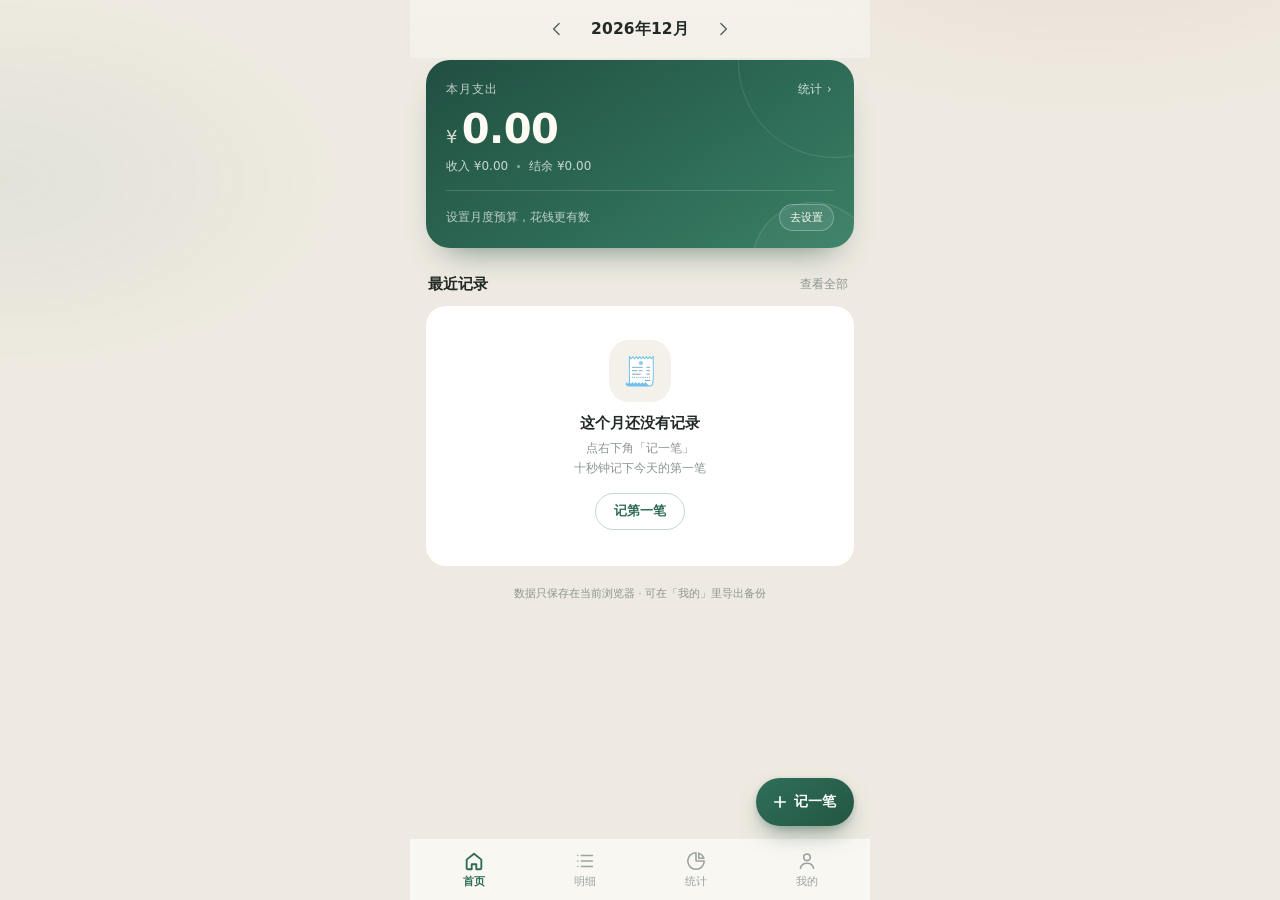
<file: index.html>
<!doctype html>
<html lang="zh-CN">
<head>
  <meta charset="utf-8">
  <meta name="viewport" content="width=device-width, initial-scale=1, viewport-fit=cover">
  <title>记账本</title>
  <meta name="description" content="轻量、离线可用的个人记账本">
  <meta name="theme-color" content="#F4F1EA">

  <link rel="manifest" href="./manifest.webmanifest">
  <link rel="icon" href="./icons/icon.svg" type="image/svg+xml">
  <link rel="apple-touch-icon" href="./icons/apple-touch-icon.png">
  <meta name="apple-mobile-web-app-capable" content="yes">
  <meta name="apple-mobile-web-app-status-bar-style" content="default">
  <meta name="apple-mobile-web-app-title" content="记账本">

  <link rel="stylesheet" href="./assets/styles.css">
</head>
<body>
  <div class="app">
    <header class="monthbar">
      <div class="month-nav">
        <button class="icon-btn" id="prevMonth" aria-label="上个月">
          <svg viewBox="0 0 24 24" aria-hidden="true"><path d="M14.5 5.5 8 12l6.5 6.5"/></svg>
        </button>
        <button class="month-label" id="monthLabel" aria-label="选择月份">2026年10月</button>
        <button class="icon-btn" id="nextMonth" aria-label="下个月">
          <svg viewBox="0 0 24 24" aria-hidden="true"><path d="M9.5 5.5 16 12l-6.5 6.5"/></svg>
        </button>
      </div>
      <button class="today-chip" id="backToday" hidden>回到本月</button>
    </header>

    <main id="view" class="view" aria-live="polite"></main>
  </div>

  <nav class="tabbar" aria-label="主导航">
    <button class="tab active" data-tab="home">
      <svg viewBox="0 0 24 24" aria-hidden="true"><path d="M4 10.5 12 4l8 6.5V20a1 1 0 0 1-1 1h-4.5v-5.5h-5V21H5a1 1 0 0 1-1-1z"/></svg>
      <span>首页</span>
    </button>
    <button class="tab" data-tab="detail">
      <svg viewBox="0 0 24 24" aria-hidden="true"><path d="M8 6h12M8 12h12M8 18h12M4 6h.01M4 12h.01M4 18h.01"/></svg>
      <span>明细</span>
    </button>
    <button class="tab" data-tab="stats">
      <svg viewBox="0 0 24 24" aria-hidden="true"><path d="M12 3a9 9 0 1 0 9 9h-9z"/><path d="M15 3.4A9 9 0 0 1 20.6 9H15z"/></svg>
      <span>统计</span>
    </button>
    <button class="tab" data-tab="me">
      <svg viewBox="0 0 24 24" aria-hidden="true"><circle cx="12" cy="8" r="3.6"/><path d="M4.8 20c.7-3.6 3.5-5.6 7.2-5.6s6.5 2 7.2 5.6"/></svg>
      <span>我的</span>
    </button>
  </nav>

  <button class="fab" id="fab" aria-label="记一笔">
    <svg viewBox="0 0 24 24" aria-hidden="true"><path d="M12 5v14M5 12h14"/></svg>
    <span>记一笔</span>
  </button>

  <div class="sheet-backdrop" id="sheetBackdrop" hidden></div>

  <section class="sheet" id="sheet" role="dialog" aria-modal="true" aria-label="记一笔" hidden>
    <div class="sheet-grabber" aria-hidden="true"></div>
    <header class="sheet-head">
      <button class="icon-btn sheet-close" id="sheetClose" aria-label="关闭">
        <svg viewBox="0 0 24 24" aria-hidden="true"><path d="m6 6 12 12M18 6 6 18"/></svg>
      </button>
      <div class="segmented" role="group" aria-label="收支类型">
        <button class="seg active" data-type="expense" type="button">支出</button>
        <button class="seg" data-type="income" type="button">收入</button>
      </div>
      <button class="save-btn" id="saveBtn" type="button" disabled>保存</button>
    </header>

    <div class="sheet-body">
      <div class="amount-line" id="amountLine">
        <span class="yen">¥</span><span class="amount-text" id="amountText">0</span>
      </div>

      <div class="cats" id="catGrid" role="group" aria-label="分类"></div>

      <div class="meta-rows">
        <label class="meta-row">
          <span class="meta-ico" aria-hidden="true">
            <svg viewBox="0 0 24 24"><rect x="4" y="5.5" width="16" height="15" rx="3"/><path d="M8 3.5v4M16 3.5v4M4 10h16"/></svg>
          </span>
          <span class="meta-text" id="dateLabel">今天</span>
          <input type="date" id="dateInput" aria-label="日期">
        </label>
        <label class="meta-row">
          <span class="meta-ico" aria-hidden="true">
            <svg viewBox="0 0 24 24"><path d="M5 4.5h14v15H5z"/><path d="M8.5 9h7M8.5 12.5h7M8.5 16h4"/></svg>
          </span>
          <input type="text" id="noteInput" maxlength="30" placeholder="备注（可选）" aria-label="备注">
        </label>
      </div>

      <div class="keypad" id="keypad"></div>
      <button class="delete-btn" id="deleteBtn" type="button" hidden>删除这笔</button>
    </div>
  </section>

  <div class="toast" id="toast" hidden>
    <span id="toastText"></span>
    <button class="toast-undo" id="toastUndo" type="button" hidden>撤销</button>
  </div>

  <input type="file" id="importFile" accept="application/json,.json" hidden>

  <script src="./assets/app.js"></script>
</body>
</html>
</file>
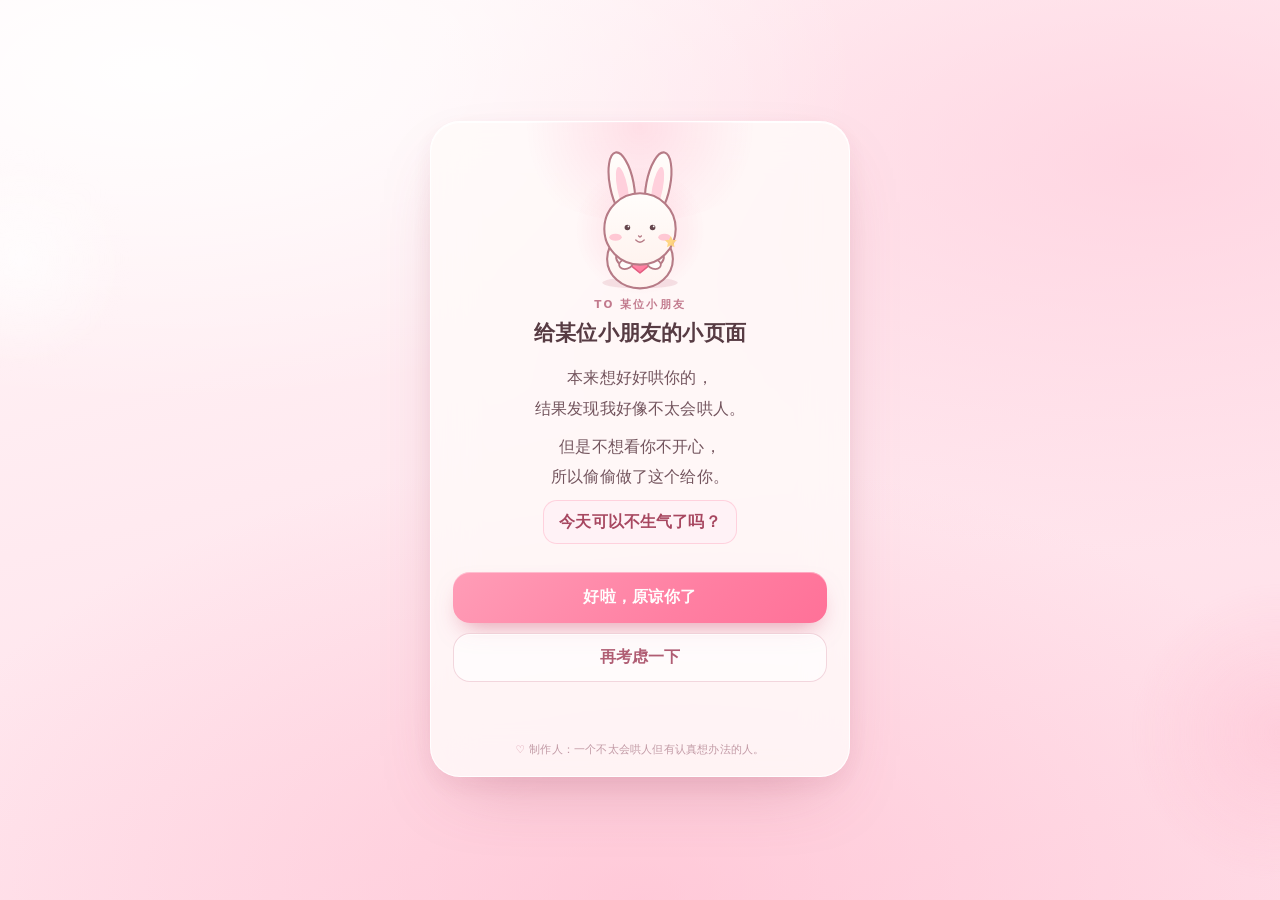
<file: for-her/index.html>
<!doctype html>
<html lang="zh-CN">
<head>
  <meta charset="utf-8">
  <meta name="viewport" content="width=device-width, initial-scale=1, viewport-fit=cover">
  <meta name="theme-color" content="#ffe9ef">
  <meta name="color-scheme" content="light">
  <meta name="robots" content="noindex, nofollow">
  <link rel="icon" href="data:image/svg+xml,%3Csvg xmlns='http://www.w3.org/2000/svg' viewBox='0 0 64 64'%3E%3Crect width='64' height='64' rx='16' fill='%23ffe9ef'/%3E%3Cpath d='M32 50 C18 40 12 33 12 25 C12 17 24 14 32 23 C40 14 52 17 52 25 C52 33 46 40 32 50Z' fill='%23ff7d9f'/%3E%3C/svg%3E">
  <title>给某位小朋友的小页面</title>
  <style>
    :root {
      --ink: #5d4149;
      --ink-soft: #73545d;
      --rose: #b85d75;
      --rose-deep: #a74760;
      --pink: #ff8eab;
      --pink-deep: #ff7397;
      --cream: #fffaf7;
      --line: rgba(185, 111, 131, 0.16);
    }

    * {
      box-sizing: border-box;
      -webkit-tap-highlight-color: transparent;
    }

    html {
      min-height: 100%;
      background: #ffe9ef;
    }

    body {
      min-height: 100vh;
      min-height: 100dvh;
      margin: 0;
      color: var(--ink);
      font-family: -apple-system, BlinkMacSystemFont, "SF Pro Text", "PingFang SC",
        "HarmonyOS Sans SC", "Microsoft YaHei", system-ui, sans-serif;
      background:
        radial-gradient(120% 80% at 12% 8%, rgba(255, 255, 255, 0.92) 0%, rgba(255, 255, 255, 0) 46%),
        radial-gradient(95% 70% at 90% 18%, rgba(255, 202, 218, 0.65) 0%, rgba(255, 202, 218, 0) 62%),
        radial-gradient(90% 75% at 50% 100%, rgba(255, 181, 201, 0.52) 0%, rgba(255, 181, 201, 0) 66%),
        linear-gradient(165deg, #fff7f8 0%, #ffeaf0 45%, #ffdbe6 100%);
      -webkit-font-smoothing: antialiased;
      overflow-x: hidden;
    }

    body::before,
    body::after {
      content: "";
      position: fixed;
      z-index: 0;
      border-radius: 50%;
      pointer-events: none;
      filter: blur(2px);
    }

    body::before {
      width: 230px;
      height: 230px;
      left: -95px;
      top: 16%;
      background: radial-gradient(circle, rgba(255, 255, 255, 0.68), rgba(255, 255, 255, 0) 68%);
    }

    body::after {
      width: 300px;
      height: 300px;
      right: -150px;
      bottom: 2%;
      background: radial-gradient(circle, rgba(255, 158, 184, 0.24), rgba(255, 158, 184, 0) 70%);
    }

    button {
      font: inherit;
      border: 0;
      cursor: pointer;
      touch-action: manipulation;
    }

    .sky {
      position: fixed;
      z-index: 1;
      inset: 0;
      overflow: hidden;
      pointer-events: none;
    }

    .sky span {
      position: absolute;
      bottom: -8vh;
      line-height: 1;
      opacity: 0;
      filter: blur(0.1px);
      animation: drift linear infinite;
      will-change: transform, opacity;
    }

    @keyframes drift {
      0% {
        opacity: 0;
        transform: translate3d(0, 0, 0) rotate(0deg);
      }
      12% {
        opacity: var(--peak, 0.42);
      }
      78% {
        opacity: var(--peak, 0.42);
      }
      100% {
        opacity: 0;
        transform: translate3d(var(--drift-x, 18px), -118vh, 0) rotate(26deg);
      }
    }

    .page {
      position: relative;
      z-index: 2;
      display: flex;
      align-items: center;
      justify-content: center;
      width: 100%;
      min-height: 100vh;
      min-height: 100dvh;
      padding:
        max(22px, env(safe-area-inset-top))
        16px
        calc(24px + env(safe-area-inset-bottom));
    }

    .card {
      position: relative;
      width: 100%;
      max-width: 420px;
      padding: 24px 22px 18px;
      overflow: hidden;
      text-align: center;
      border: 1px solid rgba(255, 255, 255, 0.86);
      border-radius: 30px;
      background: rgba(255, 251, 249, 0.82);
      box-shadow:
        0 30px 70px -28px rgba(167, 71, 96, 0.35),
        0 8px 24px rgba(167, 71, 96, 0.08),
        inset 0 1px 0 rgba(255, 255, 255, 0.9);
      backdrop-filter: blur(22px) saturate(1.08);
      -webkit-backdrop-filter: blur(22px) saturate(1.08);
    }

    .card::before {
      content: "";
      position: absolute;
      top: -90px;
      left: 50%;
      width: 280px;
      height: 190px;
      border-radius: 50%;
      background: radial-gradient(circle, rgba(255, 197, 213, 0.5), rgba(255, 197, 213, 0) 68%);
      transform: translateX(-50%);
      pointer-events: none;
    }

    .bunny-wrap {
      position: relative;
      width: 168px;
      height: 158px;
      margin: -8px auto 0;
    }

    .bunny-wrap::before {
      content: "";
      position: absolute;
      z-index: 0;
      inset: 26px 18px 0;
      border-radius: 50%;
      background: radial-gradient(circle, rgba(255, 157, 182, 0.3), rgba(255, 157, 182, 0) 70%);
      animation: glow 4.2s ease-in-out infinite;
    }

    @keyframes glow {
      0%, 100% { transform: scale(0.92); opacity: 0.65; }
      50% { transform: scale(1.08); opacity: 1; }
    }

    .bunny {
      position: relative;
      z-index: 1;
      display: block;
      width: 100%;
      height: 100%;
      overflow: visible;
      transform-origin: 50% 92%;
      animation: sway 4.4s ease-in-out infinite;
    }

    @keyframes sway {
      0%, 100% { transform: translateY(0) rotate(-1.1deg); }
      50% { transform: translateY(-5px) rotate(1.1deg); }
    }

    .bunny.happy {
      animation: happyBounce 0.65s cubic-bezier(0.22, 0.9, 0.3, 1);
    }

    @keyframes happyBounce {
      0% { transform: translateY(0) scale(1); }
      32% { transform: translateY(-13px) scale(1.04, 0.97); }
      60% { transform: translateY(0) scale(0.97, 1.04); }
      80% { transform: translateY(-4px) scale(1.01, 0.99); }
      100% { transform: translateY(0) scale(1); }
    }

    .bunny.shy {
      animation: shyTilt 0.8s ease;
    }

    @keyframes shyTilt {
      0% { transform: rotate(0deg); }
      30% { transform: rotate(-4deg) translateY(1px); }
      65% { transform: rotate(3deg); }
      100% { transform: rotate(0deg); }
    }

    .kicker {
      margin: 2px 0 6px;
      color: #c27a8d;
      font-size: 10.5px;
      font-weight: 600;
      letter-spacing: 0.2em;
      text-transform: uppercase;
    }

    h1 {
      margin: 0 0 15px;
      color: #573b43;
      font-size: 21px;
      font-weight: 700;
      letter-spacing: 0.01em;
      line-height: 1.45;
    }

    .copy {
      color: var(--ink-soft);
      font-size: 15.5px;
      line-height: 1.95;
      letter-spacing: 0.01em;
    }

    .copy p {
      margin: 0 0 8px;
    }

    .question {
      display: inline-block;
      margin: 5px 0 0;
      padding: 9px 15px;
      border: 1px solid rgba(255, 202, 216, 0.8);
      border-radius: 14px;
      background: rgba(255, 242, 246, 0.86);
      color: var(--rose-deep);
      font-weight: 600;
      line-height: 1.55;
    }

    .buttons {
      display: grid;
      gap: 10px;
      margin-top: 20px;
    }

    .btn {
      width: 100%;
      min-height: 51px;
      padding: 13px 18px;
      border-radius: 17px;
      font-size: 15.5px;
      font-weight: 600;
      letter-spacing: 0.01em;
      transition: transform 0.16s ease, box-shadow 0.2s ease, background 0.2s ease;
    }

    .btn:active {
      transform: scale(0.975);
    }

    .btn:focus-visible {
      outline: 3px solid rgba(255, 123, 155, 0.35);
      outline-offset: 2px;
    }

    .btn-primary {
      color: #fffdfd;
      background: linear-gradient(135deg, #ff9db7 0%, #ff7fa2 62%, #ff7198 100%);
      box-shadow:
        0 12px 24px -10px rgba(207, 77, 110, 0.58),
        inset 0 1px 0 rgba(255, 255, 255, 0.36);
    }

    .btn-primary:active {
      box-shadow: 0 7px 15px -9px rgba(207, 77, 110, 0.5);
    }

    .btn-secondary {
      min-height: 46px;
      color: #b05d73;
      border: 1px solid rgba(220, 154, 171, 0.38);
      background: rgba(255, 255, 255, 0.62);
      box-shadow: inset 0 1px 0 rgba(255, 255, 255, 0.7);
    }

    .btn-secondary:active {
      background: rgba(255, 246, 249, 0.92);
    }

    .response {
      margin-top: 14px;
      padding: 13px 15px;
      border: 1px solid rgba(255, 213, 225, 0.8);
      border-radius: 16px;
      background: rgba(255, 246, 249, 0.9);
      color: #a14f66;
      font-size: 14.5px;
      line-height: 1.75;
      opacity: 0;
      transform: translateY(7px);
      transition: opacity 0.35s ease, transform 0.35s ease;
    }

    .response.show {
      opacity: 1;
      transform: translateY(0);
    }

    .signature {
      margin: 17px 0 0;
      color: #c29aa5;
      font-size: 10.5px;
      line-height: 1.6;
      letter-spacing: 0.02em;
    }

    .signature::before {
      content: "♡";
      margin-right: 4px;
      color: #d792a5;
    }

    .heart-layer {
      position: fixed;
      z-index: 9;
      inset: 0;
      overflow: hidden;
      pointer-events: none;
    }

    .burst-heart {
      position: absolute;
      left: 50%;
      top: 49%;
      color: var(--heart-color, #ff7d9f);
      font-size: var(--heart-size, 18px);
      line-height: 1;
      text-shadow: 0 4px 10px rgba(193, 78, 108, 0.16);
      animation: burst 1.25s cubic-bezier(0.16, 0.8, 0.3, 1) forwards;
      will-change: transform, opacity;
    }

    @keyframes burst {
      0% {
        opacity: 0;
        transform: translate(-50%, -50%) scale(0.35) rotate(0deg);
      }
      18% {
        opacity: 1;
      }
      100% {
        opacity: 0;
        transform: translate(
            calc(-50% + var(--heart-x, 0px)),
            calc(-50% + var(--heart-y, -110px))
          )
          scale(1.12) rotate(var(--heart-r, 18deg));
      }
    }

    @media (max-width: 360px) {
      .card {
        padding: 20px 17px 16px;
        border-radius: 26px;
      }
      .bunny-wrap {
        width: 148px;
        height: 140px;
      }
      h1 {
        font-size: 19px;
      }
      .copy {
        font-size: 14.5px;
      }
    }

    @media (prefers-reduced-motion: reduce) {
      .sky span,
      .bunny,
      .bunny-wrap::before {
        animation: none !important;
      }
      .burst-heart {
        animation-duration: 0.01ms !important;
      }
      .response {
        transition: none;
      }
    }
  </style>
</head>
<body>
  <div class="sky" id="sky" aria-hidden="true"></div>

  <main class="page">
    <section class="card" aria-labelledby="pageTitle">
      <div class="bunny-wrap" aria-hidden="true">
        <svg class="bunny" id="bunny" viewBox="0 0 240 220" role="img">
          <defs>
            <linearGradient id="heartFill" x1="0" y1="0" x2="1" y2="1">
              <stop offset="0" stop-color="#ffa4bb"/>
              <stop offset="1" stop-color="#ff6e94"/>
            </linearGradient>
            <linearGradient id="furFill" x1="0" y1="0" x2="0" y2="1">
              <stop offset="0" stop-color="#fffdfb"/>
              <stop offset="1" stop-color="#fff3ef"/>
            </linearGradient>
          </defs>

          <ellipse cx="120" cy="204" rx="54" ry="8" fill="#d9a0af" opacity="0.28"/>

          <g transform="rotate(-11 94 64)">
            <ellipse cx="94" cy="64" rx="17" ry="47" fill="url(#furFill)" stroke="#b67b86" stroke-width="3"/>
            <ellipse cx="94" cy="69" rx="7.5" ry="31" fill="#ffd0dc"/>
          </g>
          <g transform="rotate(11 146 64)">
            <ellipse cx="146" cy="64" rx="17" ry="47" fill="url(#furFill)" stroke="#b67b86" stroke-width="3"/>
            <ellipse cx="146" cy="69" rx="7.5" ry="31" fill="#ffd0dc"/>
          </g>

          <ellipse cx="120" cy="170" rx="47" ry="42" fill="url(#furFill)" stroke="#b67b86" stroke-width="3"/>

          <path d="M91 158 C82 166 86 179 100 179" fill="none" stroke="#b67b86" stroke-width="3" stroke-linecap="round"/>
          <path d="M149 158 C158 166 154 179 140 179" fill="none" stroke="#b67b86" stroke-width="3" stroke-linecap="round"/>

          <path d="M120 190 C107 179 96 172 96 162 C96 152 110 149 120 160 C130 149 144 152 144 162 C144 172 133 179 120 190Z"
                fill="url(#heartFill)" stroke="#e35d80" stroke-width="2" stroke-linejoin="round"/>

          <ellipse cx="100" cy="177" rx="10" ry="7" fill="#fffdfb" stroke="#b67b86" stroke-width="2.5" transform="rotate(-16 100 177)"/>
          <ellipse cx="140" cy="177" rx="10" ry="7" fill="#fffdfb" stroke="#b67b86" stroke-width="2.5" transform="rotate(16 140 177)"/>

          <circle cx="120" cy="127" r="51" fill="url(#furFill)" stroke="#b67b86" stroke-width="3"/>

          <circle cx="102" cy="125" r="4" fill="#65464d"/>
          <circle cx="138" cy="125" r="4" fill="#65464d"/>
          <circle cx="103.5" cy="123.5" r="1.2" fill="#fff"/>
          <circle cx="139.5" cy="123.5" r="1.2" fill="#fff"/>

          <ellipse cx="85" cy="139" rx="9" ry="5" fill="#ffb6c8" opacity="0.72"/>
          <ellipse cx="155" cy="139" rx="9" ry="5" fill="#ffb6c8" opacity="0.72"/>

          <path d="M118 137 Q120 140 122 137" fill="none" stroke="#b67b86" stroke-width="2" stroke-linecap="round"/>
          <path d="M114 143 Q120 149 126 143" fill="none" stroke="#b67b86" stroke-width="2" stroke-linecap="round"/>

          <path d="M164 137 l2.6 5.5 5.9.7 -4.3 4.1 1.1 5.9 -5.3-3 -5.3 3 1.1-5.9 -4.3-4.1 5.9-.7Z"
                fill="#ffd47e" opacity="0.95"/>
        </svg>
      </div>

      <p class="kicker">TO 某位小朋友</p>
      <h1 id="pageTitle">给某位小朋友的小页面</h1>

      <div class="copy">
        <p>本来想好好哄你的，<br>结果发现我好像不太会哄人。</p>
        <p>但是不想看你不开心，<br>所以偷偷做了这个给你。</p>
        <p class="question">今天可以不生气了吗？</p>
      </div>

      <div class="buttons">
        <button class="btn btn-primary" id="forgive" type="button" aria-controls="response">
          好啦，原谅你了
        </button>
        <button class="btn btn-secondary" id="think" type="button" aria-controls="response">
          再考虑一下
        </button>
      </div>

      <p class="response" id="response" aria-live="polite"></p>

      <p class="signature">制作人：一个不太会哄人但有认真想办法的人。</p>
    </section>
  </main>

  <div class="heart-layer" id="heartLayer" aria-hidden="true"></div>

  <script>
    (() => {
      "use strict";

      const bunny = document.getElementById("bunny");
      const response = document.getElementById("response");
      const forgiveness = document.getElementById("forgive");
      const think = document.getElementById("think");
      const heartLayer = document.getElementById("heartLayer");
      const sky = document.getElementById("sky");
      let moodTimer = 0;

      // 背景里慢慢飘过的小爱心和星星，数量少一点，保持安静。
      const symbols = ["♡", "♥", "✦", "✧"];
      const colors = ["#e9a2b3", "#f3bcc9", "#e7c281", "#d9a0b2"];
      const reduceMotion = window.matchMedia("(prefers-reduced-motion: reduce)").matches;

      if (!reduceMotion) {
        for (let i = 0; i < 13; i++) {
          const item = document.createElement("span");
          const size = 9 + Math.random() * 10;
          item.textContent = symbols[i % symbols.length];
          item.style.left = `${4 + Math.random() * 92}%`;
          item.style.fontSize = `${size}px`;
          item.style.color = colors[i % colors.length];
          item.style.animationDuration = `${13 + Math.random() * 10}s`;
          item.style.animationDelay = `${-Math.random() * 16}s`;
          item.style.setProperty("--drift-x", `${-24 + Math.random() * 48}px`);
          item.style.setProperty("--peak", `${0.2 + Math.random() * 0.24}`);
          sky.appendChild(item);
        }
      }

      function showResponse(text, mood) {
        response.textContent = text;
        response.hidden = false;
        response.classList.remove("show");
        // 强制浏览器重新计算，让每次点击都能重新播放淡入。
        void response.offsetWidth;
        response.classList.add("show");

        bunny.classList.remove("happy", "shy");
        void bunny.offsetWidth;
        bunny.classList.add(mood);

        window.clearTimeout(moodTimer);
        moodTimer = window.setTimeout(() => {
          bunny.classList.remove(mood);
        }, 1200);
      }

      function burstHearts(count) {
        if (reduceMotion) return;
        const colors = ["#ff7d9f", "#ff9db7", "#ffc2d0", "#ffd47e", "#e98aa5"];
        for (let i = 0; i < count; i++) {
          const heart = document.createElement("span");
          heart.className = "burst-heart";
          heart.textContent = i % 3 === 0 ? "♡" : "♥";
          heart.style.setProperty("--heart-x", `${-115 + Math.random() * 230}px`);
          heart.style.setProperty("--heart-y", `${-155 + Math.random() * 85}px`);
          heart.style.setProperty("--heart-r", `${-38 + Math.random() * 76}deg`);
          heart.style.setProperty("--heart-size", `${12 + Math.random() * 13}px`);
          heart.style.setProperty("--heart-color", colors[i % colors.length]);
          heart.style.animationDelay = `${Math.random() * 0.12}s`;
          heartLayer.appendChild(heart);
          window.setTimeout(() => heart.remove(), 1550);
        }
      }

      forgiveness.addEventListener("click", () => {
        showResponse("嘿嘿，那就好。今天也要开开心心的。", "happy");
        burstHearts(18);
      });

      think.addEventListener("click", () => {
        showResponse("好吧，那我继续努力表现一下。", "shy");
      });
    })();
  </script>
</body>
</html>
</file>
<file: assets/styles.css>
:root {
  --paper: #f4f1ea;
  --paper-deep: #ece7dc;
  --card: #ffffff;
  --ink: #222a26;
  --ink-2: #59675f;
  --muted: #8b968f;
  --line: #e9e3d7;
  --primary: #2e6b57;
  --primary-deep: #1f4e3f;
  --accent: #d9785a;
  --green: #3e8e6e;
  --danger: #bf5140;
  --radius: 20px;
  --tabbar-h: 62px;
  --font: -apple-system, BlinkMacSystemFont, "SF Pro Text", "PingFang SC",
    "HarmonyOS Sans SC", "Microsoft YaHei", system-ui, sans-serif;
}

* { box-sizing: border-box; }

/* 保证 hidden 属性始终生效，避免被下面的 display 样式覆盖 */
[hidden] { display: none !important; }

html { -webkit-text-size-adjust: 100%; }

body {
  margin: 0;
  min-height: 100vh;
  min-height: 100dvh;
  background: var(--paper);
  color: var(--ink);
  font-family: var(--font);
  -webkit-font-smoothing: antialiased;
  overscroll-behavior-y: none;
}

body::before {
  content: "";
  position: fixed;
  inset: 0;
  pointer-events: none;
  background:
    radial-gradient(600px 300px at 85% -10%, rgba(217, 120, 90, 0.08), transparent 70%),
    radial-gradient(500px 280px at 0% 20%, rgba(46, 107, 87, 0.06), transparent 70%);
}

button, input { font-family: inherit; }
button { color: inherit; -webkit-tap-highlight-color: transparent; }
svg { display: block; }

.app {
  position: relative;
  width: 100%;
  max-width: 460px;
  margin: 0 auto;
  padding-bottom: calc(var(--tabbar-h) + 92px + env(safe-area-inset-bottom));
}

.monthbar {
  position: sticky;
  top: 0;
  z-index: 30;
  display: flex;
  align-items: center;
  justify-content: center;
  height: calc(58px + env(safe-area-inset-top));
  padding: env(safe-area-inset-top) 12px 0;
  background: linear-gradient(to bottom, rgba(244, 241, 234, 0.96), rgba(244, 241, 234, 0.82));
  backdrop-filter: blur(14px);
  -webkit-backdrop-filter: blur(14px);
}

.month-nav {
  display: flex;
  align-items: center;
  gap: 2px;
}

.icon-btn {
  display: grid;
  place-items: center;
  width: 40px;
  height: 40px;
  padding: 0;
  border: 0;
  border-radius: 50%;
  background: transparent;
  color: var(--ink-2);
  cursor: pointer;
}

.icon-btn:active { background: rgba(34, 42, 38, 0.07); }
.icon-btn svg { width: 20px; height: 20px; fill: none; stroke: currentColor; stroke-width: 1.8; stroke-linecap: round; stroke-linejoin: round; }

.month-label {
  padding: 8px 12px;
  border: 0;
  border-radius: 12px;
  background: transparent;
  font-size: 15.5px;
  font-weight: 600;
  letter-spacing: 0.01em;
  font-variant-numeric: tabular-nums;
  cursor: default;
}

.today-chip {
  position: absolute;
  right: 14px;
  padding: 6px 10px;
  border: 1px solid rgba(46, 107, 87, 0.22);
  border-radius: 999px;
  background: rgba(255, 255, 255, 0.6);
  color: var(--primary);
  font-size: 11.5px;
  font-weight: 600;
  cursor: pointer;
}

.view {
  position: relative;
  padding: 2px 16px 0;
}

.hero {
  position: relative;
  overflow: hidden;
  padding: 18px 20px 17px;
  border-radius: 24px;
  background: linear-gradient(148deg, #214f41 0%, #2d6a55 55%, #3b8067 100%);
  box-shadow: 0 18px 34px -20px rgba(28, 72, 55, 0.7);
  color: #fdfbf4;
}

.hero::before,
.hero::after {
  content: "";
  position: absolute;
  border: 1px solid rgba(255, 255, 255, 0.13);
  border-radius: 50%;
  pointer-events: none;
}

.hero::before {
  width: 190px;
  height: 190px;
  right: -76px;
  top: -94px;
}

.hero::after {
  width: 120px;
  height: 120px;
  right: -20px;
  bottom: -76px;
  background: rgba(255, 255, 255, 0.035);
}

.hero-top {
  position: relative;
  display: flex;
  align-items: center;
  justify-content: space-between;
  color: rgba(255, 255, 255, 0.72);
  font-size: 12px;
  letter-spacing: 0.09em;
}

.hero-link {
  padding: 4px 2px;
  border: 0;
  background: none;
  color: rgba(255, 255, 255, 0.78);
  font-size: 11.5px;
  letter-spacing: 0.04em;
  cursor: pointer;
}

.hero-amount {
  position: relative;
  display: flex;
  align-items: baseline;
  gap: 5px;
  margin-top: 5px;
  font-size: 40px;
  font-weight: 660;
  letter-spacing: -0.015em;
  line-height: 1.15;
  font-variant-numeric: tabular-nums;
}

.hero-amount .cur {
  font-size: 18px;
  font-weight: 500;
  opacity: 0.82;
}

.hero-sub {
  position: relative;
  display: flex;
  align-items: center;
  gap: 9px;
  margin-top: 6px;
  color: rgba(255, 255, 255, 0.74);
  font-size: 12px;
  font-variant-numeric: tabular-nums;
}

.hero-sub .sep {
  width: 3px;
  height: 3px;
  border-radius: 50%;
  background: rgba(255, 255, 255, 0.45);
}

.budget {
  position: relative;
  margin-top: 15px;
  padding-top: 13px;
  border-top: 1px solid rgba(255, 255, 255, 0.16);
}

.budget-row {
  display: flex;
  align-items: baseline;
  justify-content: space-between;
  gap: 10px;
  color: rgba(255, 255, 255, 0.78);
  font-size: 11.5px;
}

.budget-row strong {
  color: rgba(255, 255, 255, 0.95);
  font-size: 12.5px;
  font-weight: 600;
  font-variant-numeric: tabular-nums;
}

.track {
  height: 6px;
  margin: 8px 0 7px;
  border-radius: 99px;
  background: rgba(255, 255, 255, 0.18);
  overflow: hidden;
}

.track-fill {
  height: 100%;
  width: 0;
  border-radius: inherit;
  background: #f0d5a2;
  transition: width 0.45s cubic-bezier(0.22, 0.8, 0.3, 1);
}

.budget.over .track-fill { background: #f0a68c; }

.budget-hint {
  display: flex;
  justify-content: space-between;
  gap: 10px;
  color: rgba(255, 255, 255, 0.62);
  font-size: 10.5px;
  font-variant-numeric: tabular-nums;
}

.budget-hint .warn { color: #ffc9b7; font-weight: 600; }

.budget-empty {
  display: flex;
  align-items: center;
  justify-content: space-between;
  color: rgba(255, 255, 255, 0.68);
  font-size: 11.5px;
}

.budget-empty button {
  padding: 5px 10px;
  border: 1px solid rgba(255, 255, 255, 0.28);
  border-radius: 999px;
  background: rgba(255, 255, 255, 0.08);
  color: #fdfbf4;
  font-size: 11px;
  cursor: pointer;
}

.section-head {
  display: flex;
  align-items: center;
  justify-content: space-between;
  margin: 24px 2px 9px;
}

.section-head h2 {
  margin: 0;
  font-size: 15px;
  font-weight: 600;
  letter-spacing: 0.01em;
}

.link-btn {
  padding: 4px;
  border: 0;
  background: none;
  color: var(--muted);
  font-size: 12px;
  cursor: pointer;
}

.list-card {
  overflow: hidden;
  border-radius: var(--radius);
  background: var(--card);
  box-shadow: 0 1px 0 rgba(34, 42, 38, 0.03);
}

.tx {
  display: flex;
  align-items: center;
  gap: 12px;
  width: 100%;
  padding: 11px 14px;
  border: 0;
  background: none;
  text-align: left;
  cursor: pointer;
  -webkit-tap-highlight-color: transparent;
}

.tx + .tx { border-top: 1px solid #f1ece2; }
.tx:active { background: #faf7f0; }

.tx-ico {
  display: grid;
  place-items: center;
  flex: none;
  width: 38px;
  height: 38px;
  border-radius: 13px;
  background: var(--soft, #f1ece2);
  font-size: 18px;
}

.tx-main {
  display: flex;
  flex: 1;
  min-width: 0;
  flex-direction: column;
  gap: 1px;
}

.tx-cat {
  font-size: 14px;
  font-weight: 550;
}

.tx-note {
  overflow: hidden;
  color: var(--muted);
  font-size: 11.5px;
  text-overflow: ellipsis;
  white-space: nowrap;
}

.tx-amt {
  flex: none;
  font-size: 14.5px;
  font-weight: 600;
  font-variant-numeric: tabular-nums;
  letter-spacing: -0.01em;
}

.tx-amt.income { color: var(--green); }

.empty {
  padding: 34px 20px 36px;
  border-radius: var(--radius);
  background: var(--card);
  text-align: center;
}

.empty-ico {
  display: grid;
  place-items: center;
  width: 62px;
  height: 62px;
  margin: 0 auto 12px;
  border-radius: 20px;
  background: var(--paper);
  font-size: 28px;
}

.empty h3 {
  margin: 0 0 5px;
  font-size: 14.5px;
  font-weight: 600;
}

.empty p {
  margin: 0;
  color: var(--muted);
  font-size: 12px;
  line-height: 1.7;
}

.empty .ghost-btn { margin-top: 14px; }

.ghost-btn {
  padding: 9px 18px;
  border: 1px solid rgba(46, 107, 87, 0.28);
  border-radius: 999px;
  background: transparent;
  color: var(--primary);
  font-size: 12.5px;
  font-weight: 600;
  cursor: pointer;
}

.summary-strip {
  display: flex;
  align-items: center;
  gap: 6px;
  padding: 5px 2px 0;
  color: var(--muted);
  font-size: 11.5px;
}

.summary-strip strong {
  color: var(--ink-2);
  font-weight: 600;
  font-variant-numeric: tabular-nums;
}

.day-head {
  display: flex;
  align-items: baseline;
  justify-content: space-between;
  gap: 12px;
  padding: 15px 4px 7px;
  color: var(--ink-2);
  font-size: 12px;
  font-weight: 550;
}

.day-head .day-sum {
  color: var(--muted);
  font-size: 11px;
  font-weight: 400;
  font-variant-numeric: tabular-nums;
}

.day-group + .day-group { margin-top: 2px; }

.stat-grid {
  display: grid;
  grid-template-columns: repeat(3, 1fr);
  gap: 9px;
  margin-bottom: 14px;
}

.stat-tile {
  padding: 12px 12px 11px;
  border-radius: 16px;
  background: var(--card);
}

.stat-tile .label {
  color: var(--muted);
  font-size: 10.5px;
  white-space: nowrap;
}

.stat-tile .value {
  margin-top: 5px;
  font-size: 16px;
  font-weight: 640;
  font-variant-numeric: tabular-nums;
  letter-spacing: -0.01em;
}

.stat-tile .value small { font-size: 10px; font-weight: 500; color: var(--muted); }

.donut-card {
  padding: 18px 18px 12px;
  border-radius: var(--radius);
  background: var(--card);
}

.donut-wrap {
  position: relative;
  width: 168px;
  height: 168px;
  margin: 2px auto 8px;
}

.donut {
  width: 100%;
  height: 100%;
  border-radius: 50%;
  background: #f0ebe1;
  transition: background 0.3s;
}

.donut::after {
  content: "";
  position: absolute;
  inset: 28px;
  border-radius: 50%;
  background: var(--card);
}

.donut-center {
  position: absolute;
  inset: 40px;
  display: flex;
  align-items: center;
  justify-content: center;
  flex-direction: column;
  gap: 2px;
  text-align: center;
}

.donut-center .cap { color: var(--muted); font-size: 10.5px; letter-spacing: 0.06em; }
.donut-center .num {
  max-width: 92px;
  font-size: 16px;
  font-weight: 650;
  line-height: 1.2;
  font-variant-numeric: tabular-nums;
  word-break: break-all;
}

.legend { margin-top: 4px; }

.legend-row {
  display: grid;
  grid-template-columns: 9px 1fr auto 42px;
  align-items: center;
  gap: 9px;
  padding: 8px 1px;
  border-top: 1px solid #f2ede4;
  font-size: 12.5px;
}

.legend-row:first-child { border-top: 0; }

.dot {
  width: 9px;
  height: 9px;
  border-radius: 50%;
  background: var(--c);
}

.legend-name { color: var(--ink-2); }
.legend-amt { font-weight: 600; font-variant-numeric: tabular-nums; }
.legend-pct { color: var(--muted); font-size: 11px; text-align: right; font-variant-numeric: tabular-nums; }

.trend-card {
  padding: 16px 16px 12px;
  border-radius: var(--radius);
  background: var(--card);
}

.trend {
  display: flex;
  align-items: flex-end;
  gap: 6px;
  height: 132px;
  padding-top: 16px;
}

.trend-col {
  display: flex;
  flex: 1;
  height: 100%;
  flex-direction: column;
  align-items: center;
  justify-content: flex-end;
  gap: 4px;
}

.trend-val {
  color: var(--muted);
  font-size: 9px;
  font-variant-numeric: tabular-nums;
  white-space: nowrap;
}

.trend-bar {
  width: 100%;
  max-width: 22px;
  min-height: 3px;
  border-radius: 7px 7px 3px 3px;
  background: #dfe7e0;
  transition: height 0.4s ease;
}

.trend-col.current .trend-bar { background: var(--accent); }
.trend-col.current .trend-val { color: var(--accent); font-weight: 600; }

.trend-label {
  margin-top: 2px;
  color: var(--muted);
  font-size: 10px;
  font-variant-numeric: tabular-nums;
}

.trend-col.current .trend-label { color: var(--ink-2); font-weight: 600; }

.stack { display: grid; gap: 12px; }

.card {
  padding: 16px;
  border-radius: var(--radius);
  background: var(--card);
}

.card-head {
  display: flex;
  align-items: center;
  justify-content: space-between;
  margin-bottom: 12px;
}

.card-head h3 {
  margin: 0;
  font-size: 13.5px;
  font-weight: 600;
}

.card-head .sub {
  color: var(--muted);
  font-size: 11px;
}

.budget-form {
  display: flex;
  align-items: center;
  gap: 8px;
}

.money-input {
  display: flex;
  align-items: center;
  flex: 1;
  height: 44px;
  padding: 0 12px;
  border: 1px solid var(--line);
  border-radius: 13px;
  background: #fbf9f4;
  transition: border-color 0.2s;
}

.money-input:focus-within { border-color: rgba(46, 107, 87, 0.55); }

.money-input .cur { color: var(--muted); font-size: 14px; margin-right: 5px; }

.money-input input {
  min-width: 0;
  flex: 1;
  border: 0;
  outline: 0;
  background: none;
  color: var(--ink);
  font-size: 16px;
  font-variant-numeric: tabular-nums;
}

.solid-btn {
  height: 44px;
  padding: 0 18px;
  border: 0;
  border-radius: 13px;
  background: var(--primary);
  color: #fff;
  font-size: 13px;
  font-weight: 600;
  cursor: pointer;
}

.solid-btn:active { background: var(--primary-deep); }

.budget-note {
  margin: 10px 1px 0;
  color: var(--muted);
  font-size: 11px;
  line-height: 1.6;
}

.setting-row {
  display: flex;
  align-items: center;
  gap: 12px;
  width: 100%;
  min-height: 48px;
  padding: 9px 0;
  border: 0;
  border-top: 1px solid #f2ede4;
  background: none;
  text-align: left;
  cursor: pointer;
}

.setting-row:first-of-type { border-top: 0; }
.setting-row:active .row-title { opacity: 0.6; }

.row-ico {
  display: grid;
  place-items: center;
  flex: none;
  width: 32px;
  height: 32px;
  border-radius: 10px;
  background: var(--paper);
  font-size: 15px;
}

.row-main { flex: 1; min-width: 0; }
.row-title { display: block; font-size: 13px; font-weight: 550; }
.row-desc { display: block; margin-top: 1px; color: var(--muted); font-size: 10.5px; }

.chev {
  flex: none;
  width: 16px;
  height: 16px;
  fill: none;
  stroke: #b3b9b4;
  stroke-width: 1.8;
  stroke-linecap: round;
  stroke-linejoin: round;
}

.setting-row.danger .row-title { color: var(--danger); }

.fineprint {
  margin: 18px 4px 6px;
  color: var(--muted);
  font-size: 10.5px;
  line-height: 1.8;
  text-align: center;
}

.tabbar {
  position: fixed;
  z-index: 40;
  bottom: 0;
  left: 50%;
  display: grid;
  grid-template-columns: repeat(4, 1fr);
  width: 100%;
  max-width: 460px;
  height: calc(var(--tabbar-h) + env(safe-area-inset-bottom));
  padding: 7px 8px calc(7px + env(safe-area-inset-bottom));
  border-top: 1px solid rgba(34, 42, 38, 0.06);
  background: rgba(250, 248, 243, 0.92);
  backdrop-filter: blur(18px) saturate(1.2);
  -webkit-backdrop-filter: blur(18px) saturate(1.2);
  transform: translateX(-50%);
}

.tab {
  display: flex;
  align-items: center;
  justify-content: center;
  flex-direction: column;
  gap: 3px;
  padding: 0;
  border: 0;
  border-radius: 12px;
  background: none;
  color: #9aa39d;
  font-size: 10.5px;
  cursor: pointer;
  -webkit-tap-highlight-color: transparent;
}

.tab svg {
  width: 22px;
  height: 22px;
  fill: none;
  stroke: currentColor;
  stroke-width: 1.7;
  stroke-linecap: round;
  stroke-linejoin: round;
}

.tab.active { color: var(--primary); font-weight: 600; }
.tab.active svg { stroke-width: 2; }

.fab {
  position: fixed;
  z-index: 45;
  right: max(16px, calc(50% - 214px));
  bottom: calc(74px + env(safe-area-inset-bottom));
  display: flex;
  align-items: center;
  gap: 5px;
  height: 48px;
  padding: 0 18px 0 15px;
  border: 0;
  border-radius: 999px;
  background: linear-gradient(145deg, #2f6f5a, #235642);
  box-shadow: 0 12px 24px -8px rgba(31, 78, 63, 0.55), 0 2px 6px rgba(31, 78, 63, 0.18);
  color: #fff;
  font-size: 13.5px;
  font-weight: 600;
  letter-spacing: 0.01em;
  cursor: pointer;
  transition: transform 0.15s ease;
}

.fab:active { transform: scale(0.96); }
.fab svg { width: 18px; height: 18px; fill: none; stroke: currentColor; stroke-width: 2.2; stroke-linecap: round; }

.sheet-backdrop {
  position: fixed;
  inset: 0;
  z-index: 70;
  background: rgba(20, 26, 23, 0.42);
  opacity: 0;
  backdrop-filter: blur(2px);
  -webkit-backdrop-filter: blur(2px);
  transition: opacity 0.24s ease;
}

.sheet-backdrop.open { opacity: 1; }

.sheet {
  position: fixed;
  z-index: 80;
  bottom: 0;
  left: 50%;
  display: flex;
  flex-direction: column;
  width: 100%;
  max-width: 480px;
  max-height: 94vh;
  max-height: 94dvh;
  padding-bottom: env(safe-area-inset-bottom);
  border-radius: 24px 24px 0 0;
  background: #faf8f3;
  box-shadow: 0 -24px 60px rgba(20, 26, 23, 0.22);
  transform: translate(-50%, 103%);
  transition: transform 0.3s cubic-bezier(0.22, 0.8, 0.3, 1);
}

.sheet.open { transform: translate(-50%, 0); }

.sheet-grabber {
  flex: none;
  width: 36px;
  height: 4px;
  margin: 8px auto 0;
  border-radius: 99px;
  background: #ddd6c8;
}

.sheet-head {
  display: flex;
  align-items: center;
  justify-content: space-between;
  flex: none;
  gap: 8px;
  padding: 6px 16px 4px;
}

.sheet-close {
  width: 38px;
  height: 38px;
}

.sheet-close svg { width: 18px; height: 18px; }

.segmented {
  display: flex;
  gap: 2px;
  padding: 3px;
  border-radius: 999px;
  background: #ece7dc;
}

.seg {
  min-width: 62px;
  padding: 6px 12px;
  border: 0;
  border-radius: 999px;
  background: transparent;
  color: var(--ink-2);
  font-size: 12.5px;
  font-weight: 500;
  cursor: pointer;
  transition: background 0.2s, box-shadow 0.2s, color 0.2s;
}

.seg.active {
  background: #fff;
  color: var(--ink);
  font-weight: 600;
  box-shadow: 0 1px 4px rgba(34, 42, 38, 0.1);
}

.sheet[data-type="expense"] .seg.active { color: #b65f43; }
.sheet[data-type="income"] .seg.active { color: var(--green); }

.save-btn {
  min-width: 62px;
  height: 34px;
  padding: 0 16px;
  border: 0;
  border-radius: 999px;
  background: var(--primary);
  color: #fff;
  font-size: 13px;
  font-weight: 600;
  cursor: pointer;
  transition: opacity 0.2s, background 0.2s;
}

.save-btn:disabled { opacity: 0.32; cursor: default; }
.save-btn:not(:disabled):active { background: var(--primary-deep); }

.sheet-body {
  overflow-y: auto;
  padding: 0 18px 16px;
  -webkit-overflow-scrolling: touch;
}

.amount-line {
  display: flex;
  align-items: baseline;
  justify-content: center;
  gap: 4px;
  padding: 8px 0 10px;
  font-variant-numeric: tabular-nums;
}

.amount-line .yen {
  color: var(--muted);
  font-size: 20px;
  font-weight: 500;
}

.amount-text {
  max-width: 320px;
  overflow: hidden;
  font-size: clamp(38px, 10.6vw, 50px);
  font-weight: 650;
  letter-spacing: -0.02em;
  line-height: 1.1;
  text-overflow: ellipsis;
  white-space: nowrap;
}

.sheet[data-type="expense"] .amount-text { color: #2b3230; }
.sheet[data-type="income"] .amount-text { color: #2c6a52; }

.cats {
  display: grid;
  grid-template-columns: repeat(4, 1fr);
  gap: 2px 2px;
}

.cat {
  display: flex;
  align-items: center;
  flex-direction: column;
  gap: 5px;
  padding: 6px 2px 7px;
  border: 0;
  border-radius: 14px;
  background: none;
  color: var(--ink-2);
  font-size: 11.5px;
  cursor: pointer;
  -webkit-tap-highlight-color: transparent;
}

.cat .ico {
  display: grid;
  place-items: center;
  width: 40px;
  height: 40px;
  border-radius: 14px;
  background: var(--soft, #f0ebe1);
  font-size: 19px;
  transition: transform 0.14s ease, box-shadow 0.16s ease, background 0.16s ease;
}

.cat:active .ico { transform: scale(0.93); }

.cat.sel { color: var(--ink); font-weight: 600; }
.cat.sel .ico {
  background: var(--soft-strong, #e5ddd0);
  box-shadow: inset 0 0 0 1.6px var(--c, #2e6b57);
}

.meta-rows {
  margin-top: 9px;
  padding: 0 12px;
  border-radius: 14px;
  background: #fff;
}

.meta-row {
  position: relative;
  display: flex;
  align-items: center;
  gap: 9px;
  height: 43px;
  cursor: pointer;
}

.meta-row + .meta-row { border-top: 1px solid #f1ece2; }

.meta-ico {
  display: grid;
  place-items: center;
  flex: none;
  width: 20px;
  color: #9aa39d;
}

.meta-ico svg {
  width: 18px;
  height: 18px;
  fill: none;
  stroke: currentColor;
  stroke-width: 1.6;
  stroke-linecap: round;
  stroke-linejoin: round;
}

.meta-text {
  flex: 1;
  color: var(--ink-2);
  font-size: 13px;
}

.meta-row input[type="date"] {
  position: absolute;
  inset: 0;
  width: 100%;
  border: 0;
  opacity: 0;
  cursor: pointer;
  font-size: 16px;
}

.meta-row input[type="text"] {
  flex: 1;
  min-width: 0;
  border: 0;
  outline: 0;
  background: none;
  color: var(--ink);
  font-size: 16px;
}

.meta-row input::placeholder { color: #a8b0aa; }

.keypad {
  display: grid;
  grid-template-columns: repeat(3, 1fr);
  gap: 6px;
  margin-top: 10px;
}

.key {
  height: 50px;
  border: 0;
  border-radius: 13px;
  background: #fff;
  color: var(--ink);
  font-size: 20px;
  font-weight: 550;
  font-variant-numeric: tabular-nums;
  cursor: pointer;
  -webkit-tap-highlight-color: transparent;
  transition: background 0.12s ease, transform 0.12s ease;
}

.key:active { background: #eee9df; transform: scale(0.98); }

.key svg {
  width: 22px;
  height: 22px;
  margin: 0 auto;
  fill: none;
  stroke: currentColor;
  stroke-width: 1.7;
  stroke-linecap: round;
  stroke-linejoin: round;
}

.delete-btn {
  display: block;
  margin: 10px auto 0;
  padding: 6px 12px;
  border: 0;
  background: none;
  color: var(--danger);
  font-size: 12px;
  cursor: pointer;
}

.toast {
  position: fixed;
  z-index: 120;
  bottom: calc(136px + env(safe-area-inset-bottom));
  left: 50%;
  display: flex;
  align-items: center;
  gap: 14px;
  max-width: calc(100vw - 32px);
  padding: 10px 15px;
  border-radius: 12px;
  background: rgba(35, 43, 39, 0.94);
  box-shadow: 0 12px 28px rgba(20, 26, 23, 0.24);
  color: #f7f4ec;
  font-size: 12.5px;
  white-space: nowrap;
  transform: translate(-50%, 10px);
  opacity: 0;
  transition: opacity 0.22s ease, transform 0.22s ease;
  pointer-events: none;
}

.toast.show { opacity: 1; transform: translate(-50%, 0); pointer-events: auto; }

.toast-undo {
  padding: 2px 0;
  border: 0;
  background: none;
  color: #f0d5a2;
  font-size: 12.5px;
  font-weight: 600;
  cursor: pointer;
}

@media (min-width: 520px) {
  body { background: #eeeae1; }
  .app::before {
    content: "";
    position: fixed;
    z-index: -1;
    inset: 0;
    background: #eeeae1;
  }
  .tabbar { border-radius: 0; }
}

@media (max-height: 700px) {
  .amount-line { padding: 3px 0 7px; }
  .amount-text { font-size: 38px; }
  .cat { padding: 4px 2px 5px; }
  .cat .ico { width: 36px; height: 36px; font-size: 17px; }
  .key { height: 44px; }
}

@media (prefers-reduced-motion: reduce) {
  *, *::before, *::after {
    scroll-behavior: auto !important;
    transition-duration: 0.01ms !important;
    animation-duration: 0.01ms !important;
  }
}
</file>
